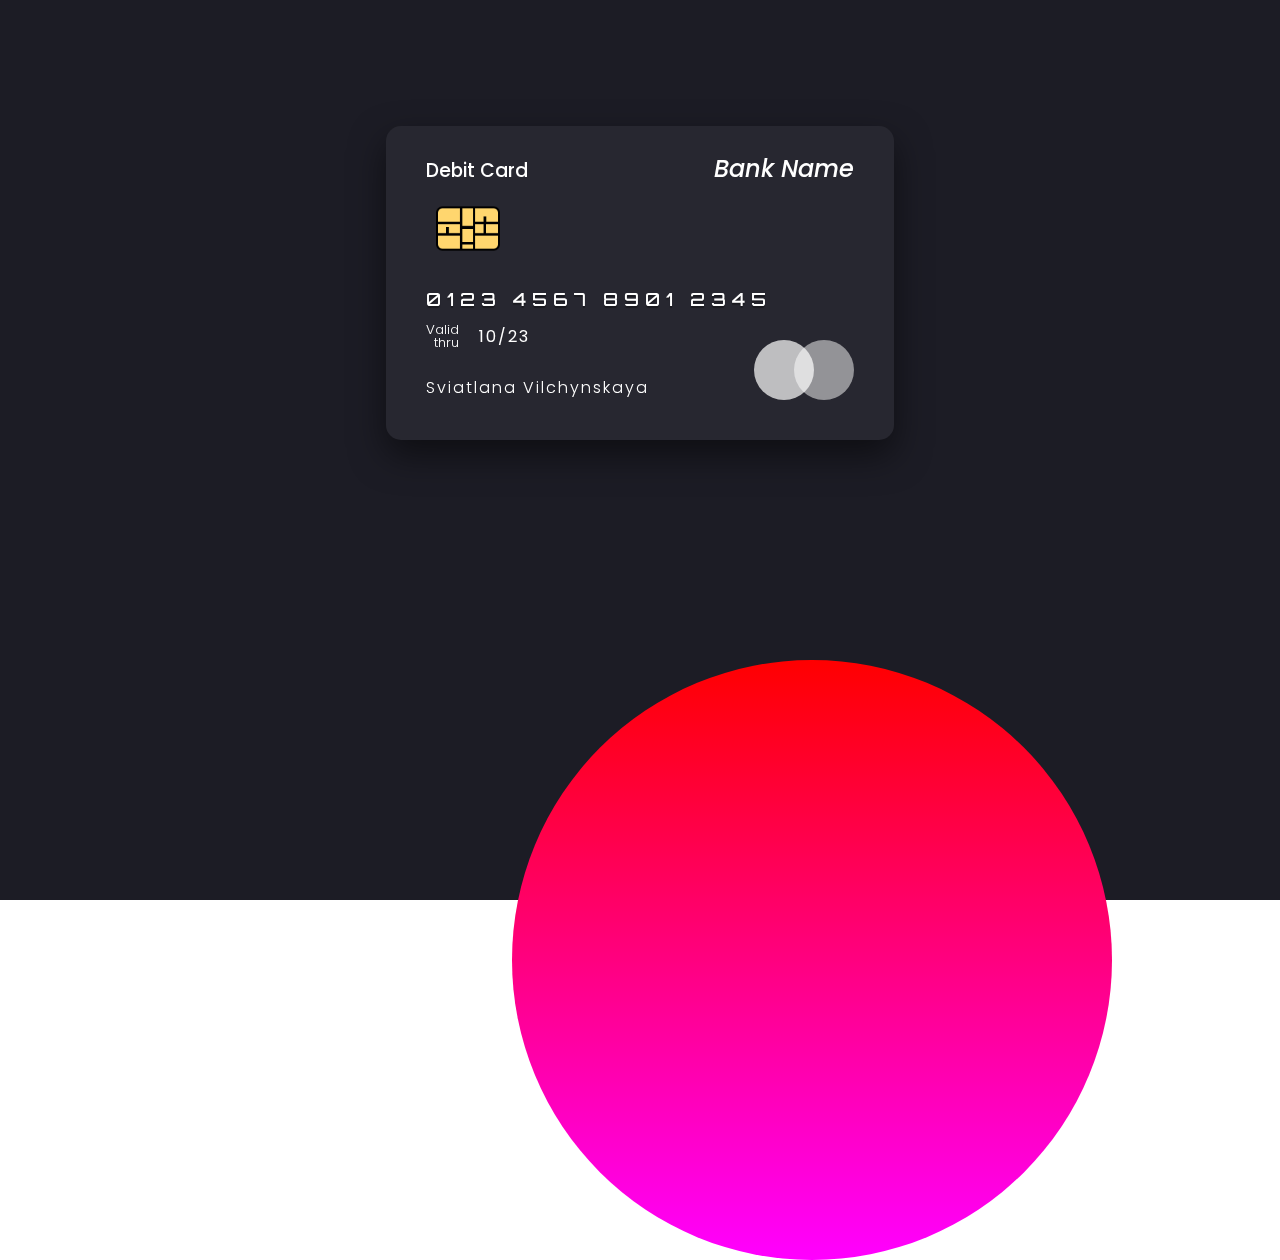
<file: 101.2__CSS_3D_flip_card_hover_effects/index.html>
<!DOCTYPE html>
<html lang="en">
<head>
  <meta charset="UTF-8">
  <meta name="viewport" content="width=device-width, initial-scale=1.0">
  <title>Transparent 3D Flip Card UI Design</title>
  <link rel="stylesheet" href="styles.css">
</head>
<body>
  <section>
    <div class="card">
      <div class="face front">
        <h3 class="debit">Debit Card</h3>
        <h3 class="bank">Bank Name</h3>
        <img src="chip.png" class="chip" alt="chip">
        <h3 class="number">0123 4567 8901 2345</h3>
        <h5 class="valid"><span>Valid<br>thru</span><span>10/23</span></h5>
        <h5 class="cardHolder">Sviatlana Vilchynskaya</h5>
      </div>
    
      <div class="face back">
        <div class="blackbar"></div>
        <div class="ccvtext">
          <h5>Autorized Signature-not valid unless signet</h5>
          <div class="whiteBar"></div>
          <div class="ccv">123</div>
        </div>
        <p class="text">Lorem, ipsum dolor sit amet consectetur adipisicing elit. Aut doloremque, libero fuga reprehenderit tempora eaque, facere harum nesciunt, distinctio ipsam deleniti illo dolorem ducimus consequuntur ab numquam modi qui consectetur. Lorem ipsum dolor sit amet consectetur adipisicing elit. Enim at harum eius ipsam totam voluptatem unde porro laborum molestiae aliquid, magni reiciendis. Expedita doloremque, ipsa ullam quaerat sapiente perspiciatis quibusdam.</p>
      </div>
    </div>
  </section>
</body>
</html>
</file>
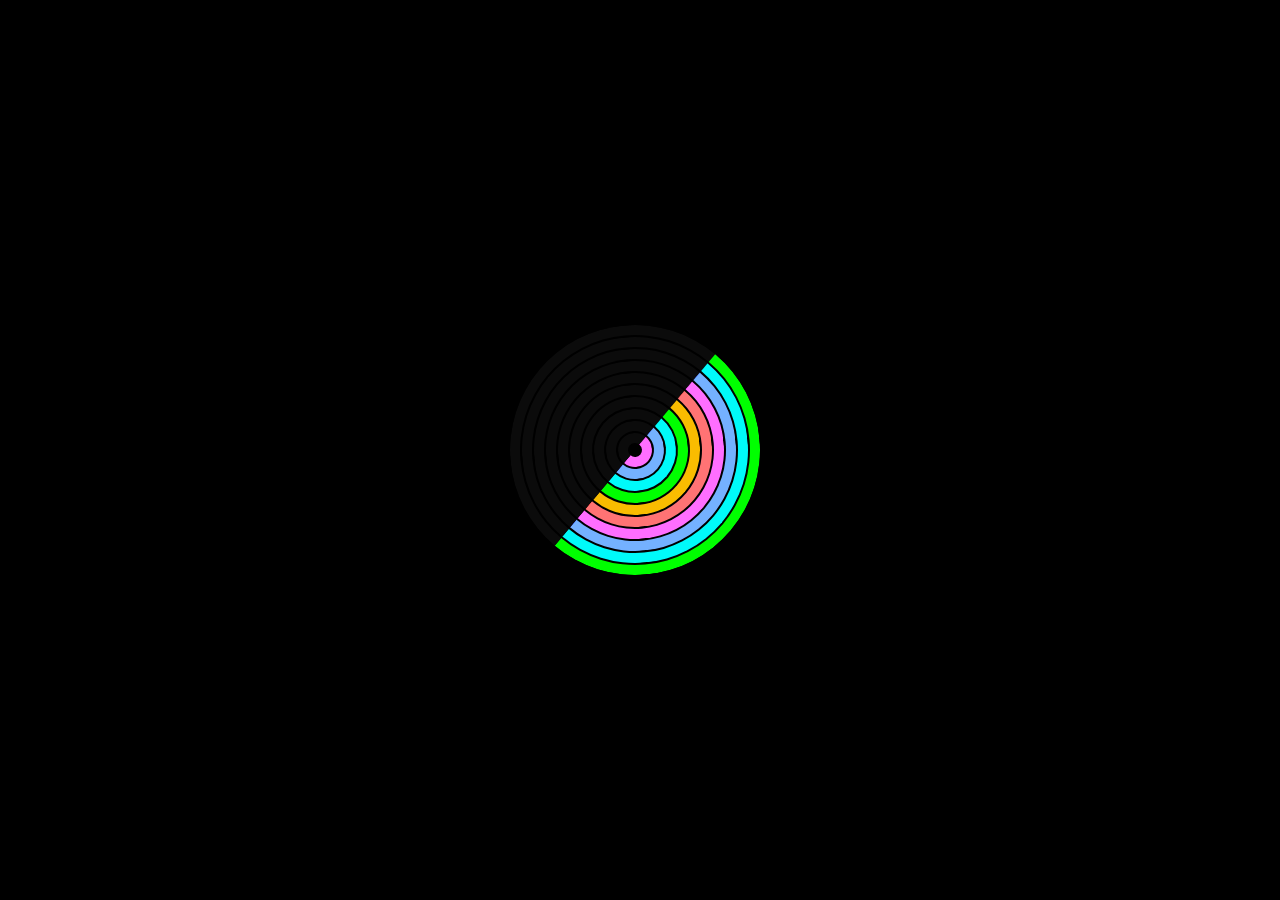
<file: 101.3__CSS_wavy_loader_animation_effects/index.html>
<!DOCTYPE html>
<html lang="en">
<head>
  <meta charset="UTF-8">
  <meta name="viewport" content="width=device-width, initial-scale=1.0">
  <link rel="stylesheet" href="styles.css">
  <title>Quick CSS Animation Effects</title>
</head>
<body>
  <div class="loader">
    <span style="--i:0;"></span>
    <span style="--i:1;"></span>
    <span style="--i:2;"></span>
    <span style="--i:3;"></span>
    <span style="--i:4;"></span>
    <span style="--i:5;"></span>
    <span style="--i:6;"></span>
    <span style="--i:7;"></span>
    <span style="--i:8;"></span>
    <span style="--i:9;"></span>
  </div>>
  
</body>
</html>
</file>
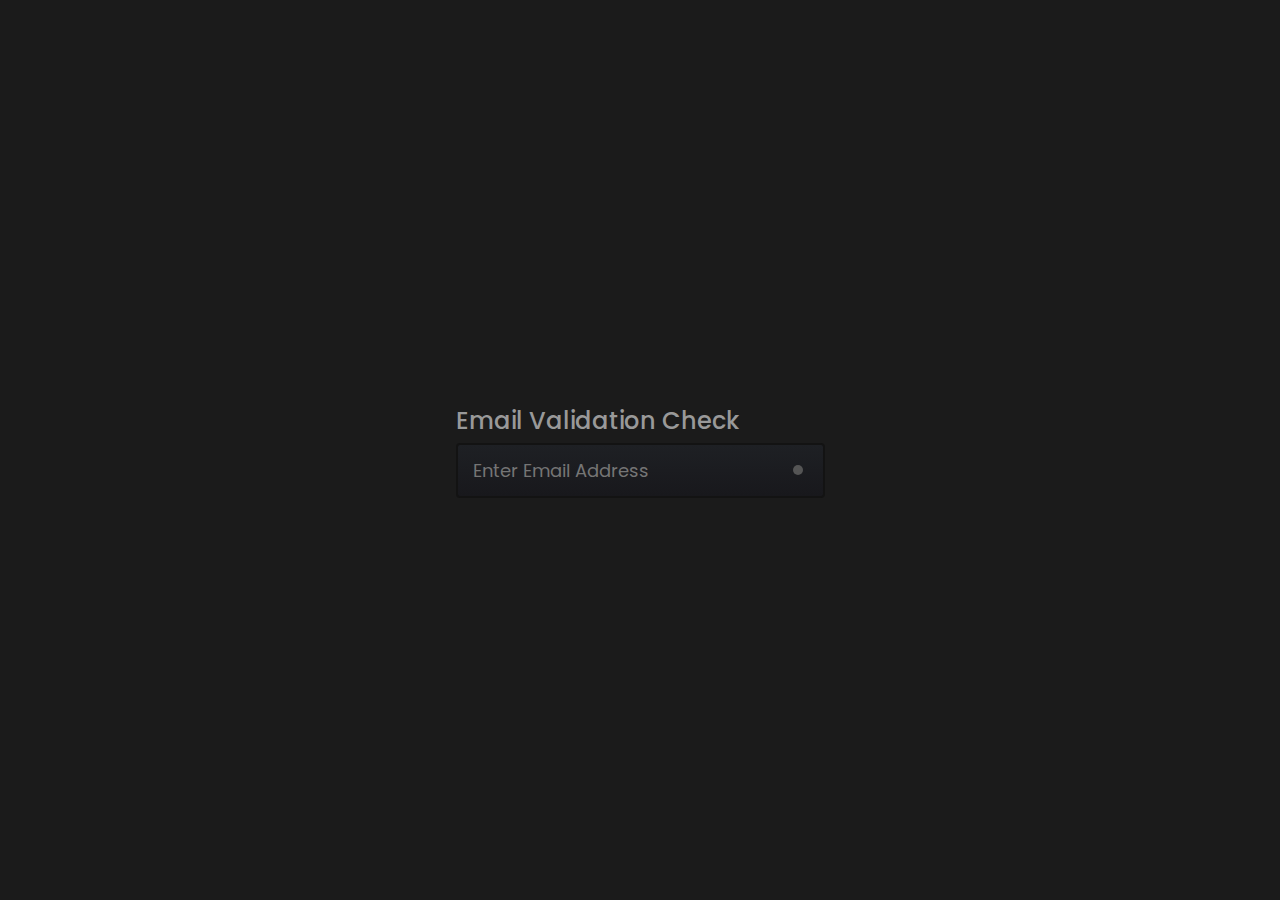
<file: 101.4__Check_email_validation_with_js/index.html>
<!DOCTYPE html>
<html lang="en">
  <head>
    <meta charset="UTF-8" />
    <meta name="viewport" content="width=device-width, initial-scale=1.0" />
    <title>Email Validation JavaScript</title>
    <link rel="stylesheet" href="styles.css">
  </head>
  <body>
    <div>
      <h3>Email Validation Check</h3>
      <form id="form" action="#">
        <div class="inputBox">
          <input type="text" id="email" placeholder="Enter Email Address" onkeyup="validate();" />
          <span class="indicator"></span>
        </div>
      </form>
    </div>
    <script>
      function validate() {
        const form = document.getElementById('form');
        const email = document.getElementById('email').value;
        const pattern = /^[^ ]+@[^ ]+\.[a-z]{2,3}$/

        if(email.match(pattern)) {
          form.classList.add('valid')
          form.classList.remove('invalid')
        } else {
          form.classList.add('invalid')
          form.classList.remove('valid')
        }
        if (email == "") {
          form.classList.remove('invalid')
          form.classList.remove('valid')
        }
      }
    </script>
  </body>
</html>
</file>
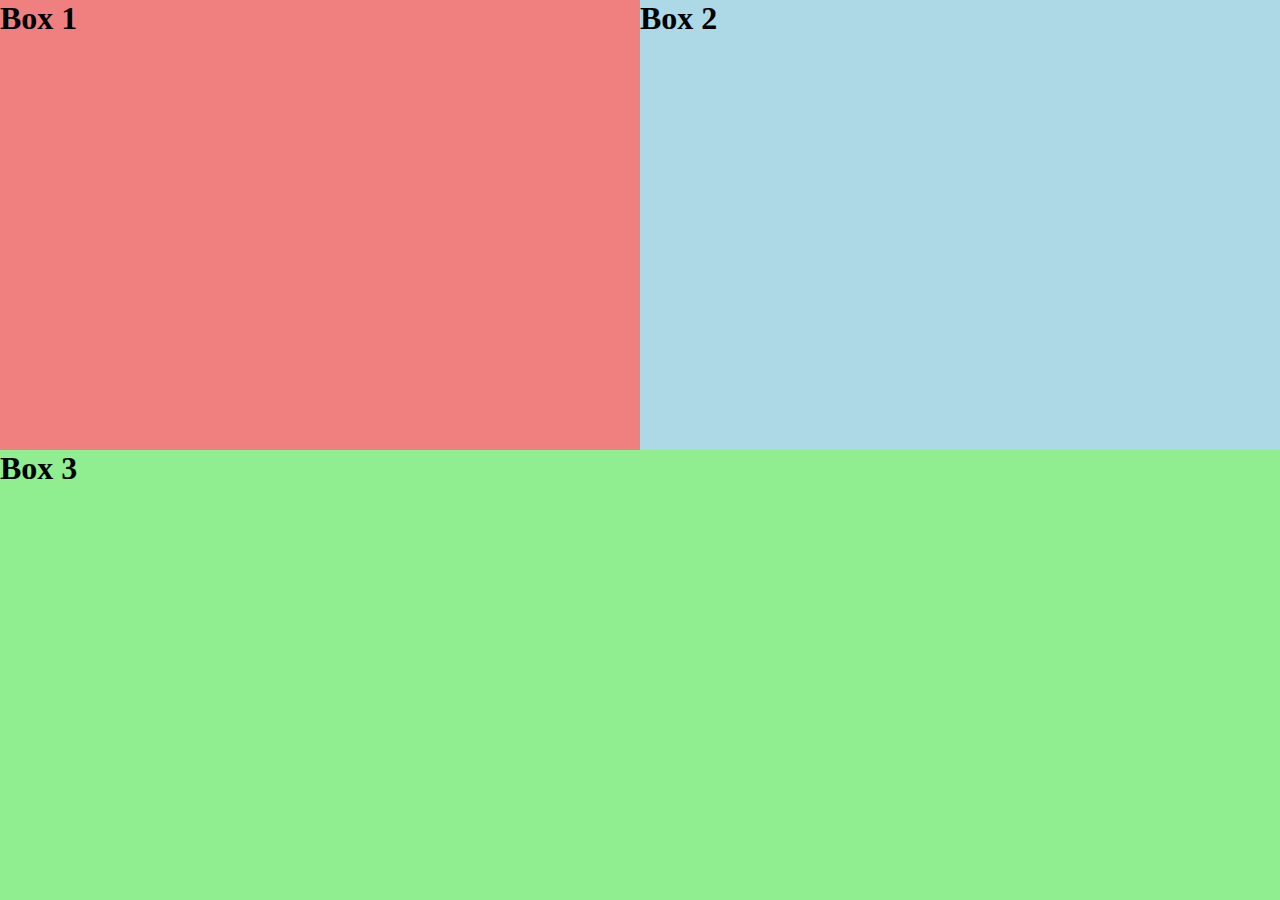
<file: 101.5__CSS_grid_crash_course/index.html>
<!DOCTYPE html>
<html lang="en">
<head>
  <meta charset="UTF-8">
  <meta name="viewport" content="width=device-width, initial-scale=1.0">
  <link rel="stylesheet" href="./style.css" />
  <title>CSS GRID</title>
</head>
<body>
  <main>
    <div class="box1">
      <h1>Box 1</h1>
    </div>
    <div class="box2">
      <h1>Box 2</h1>
    </div>
    <div class="box3">
      <h1>Box 3</h1>
    </div>
  </main>
</body>
</html>
</file>
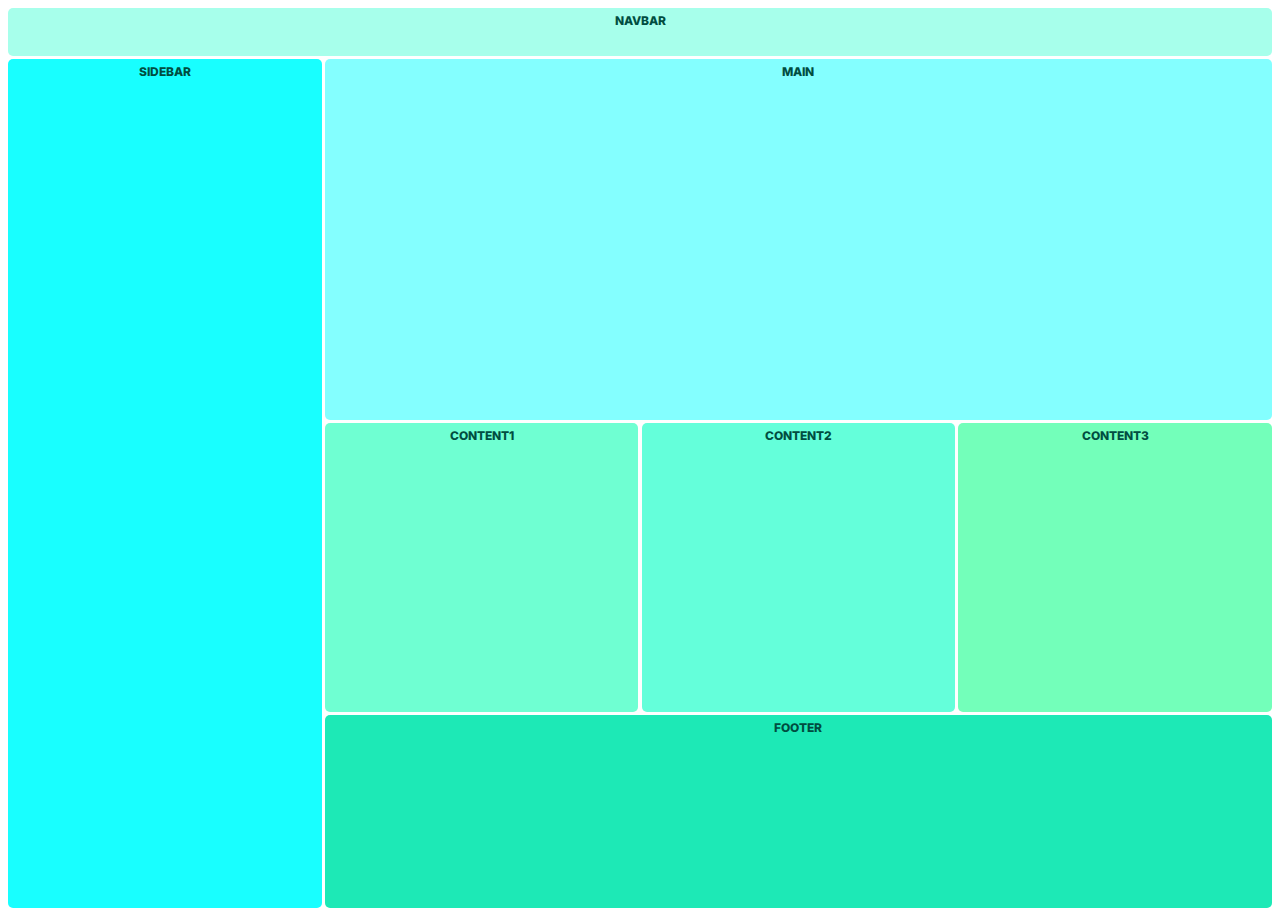
<file: 101.7__Responsive_CSS_Grid_Tutorial/index.html>
<!DOCTYPE html>
<html lang="en">
  <head>
    <meta charset="UTF-8" />
    <meta name="viewport" content="width=device-width, initial-scale=1.0" />
    <title>Responsive CSS Grid Tutorial</title>
    <link
      href="https://fonts.googleapis.com/css?family=Inter:400,800,900&display=swap"
      rel="stylesheet"
    />
    <link rel="stylesheet" href="./style.css">
  </head>
  <body>
    <div class="container">
      <nav>Navbar</nav>
      <main>Main</main>
      <div id="sidebar">Sidebar</div>
      <div id="content1">Content1</div>
      <div id="content2">Content2</div>
      <div id="content3">Content3</div>
      <footer>Footer</footer>
    </div>
  </body>
</html>
</file>
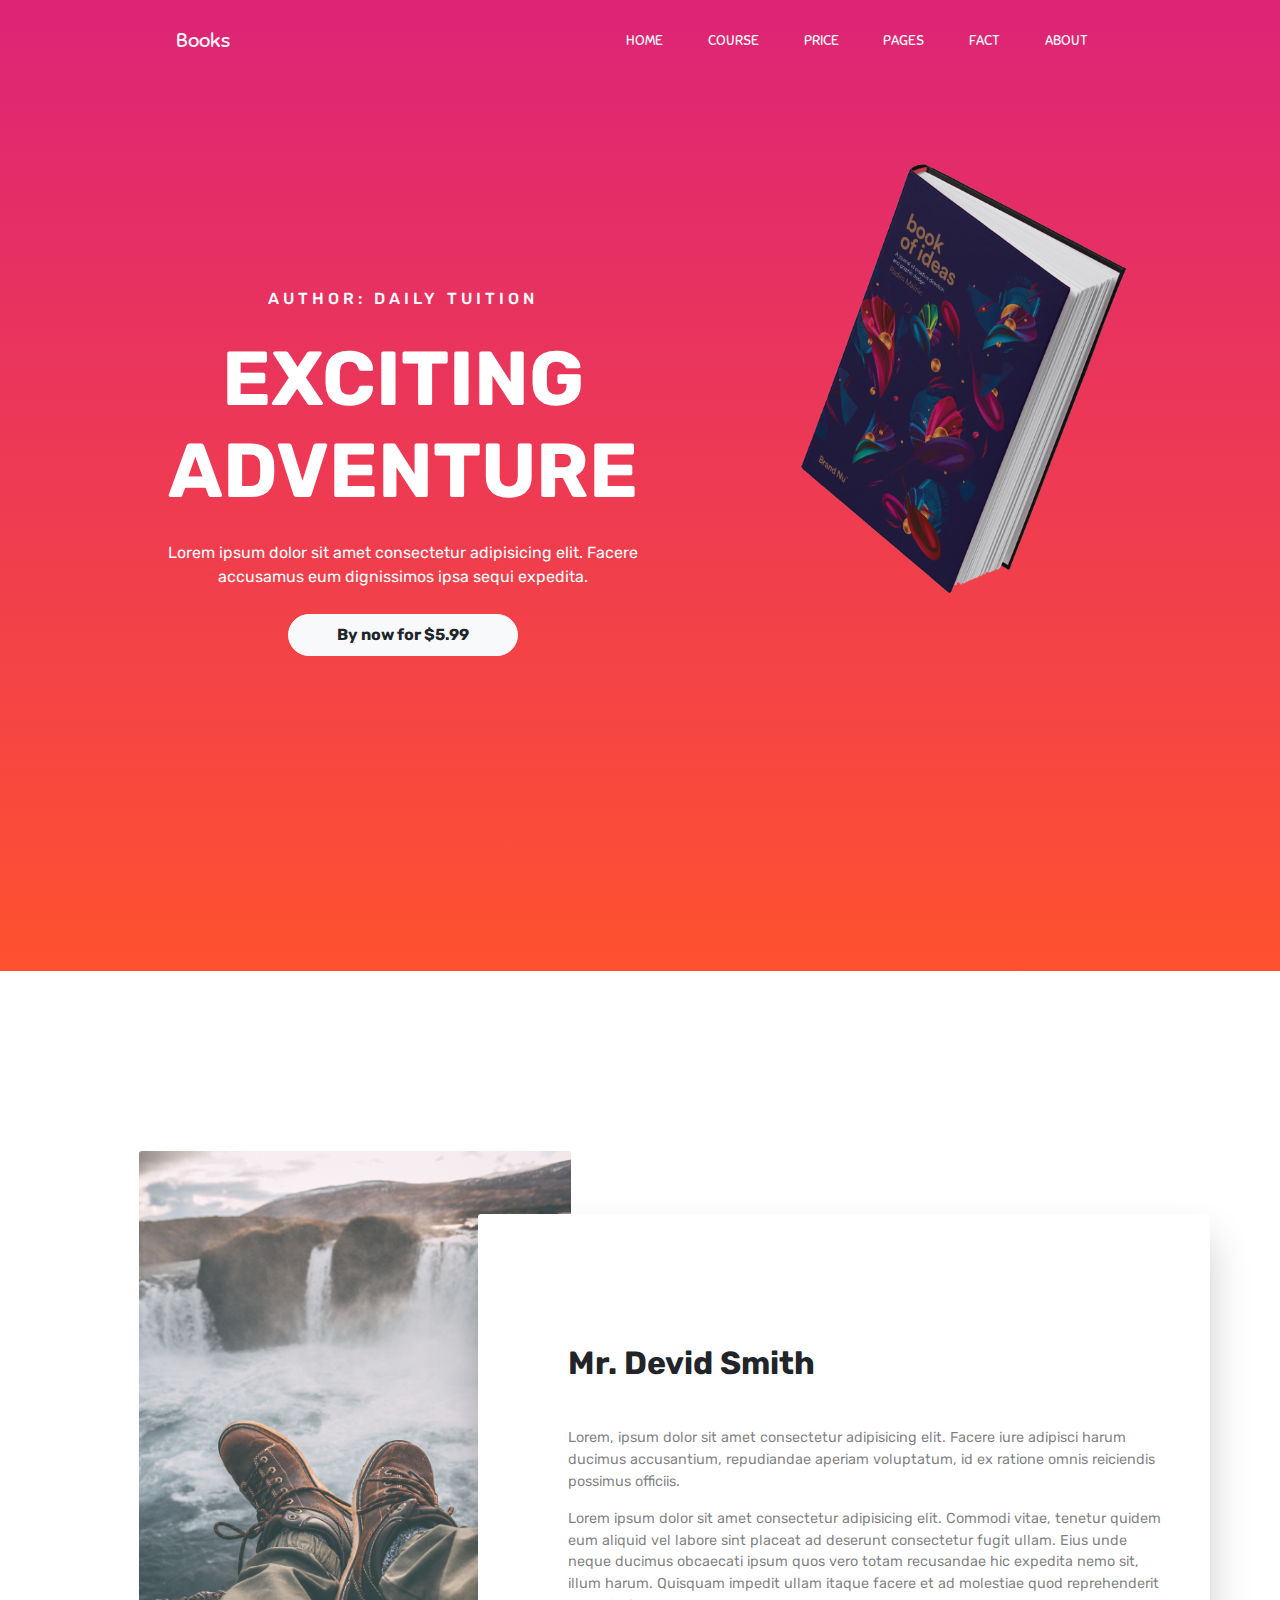
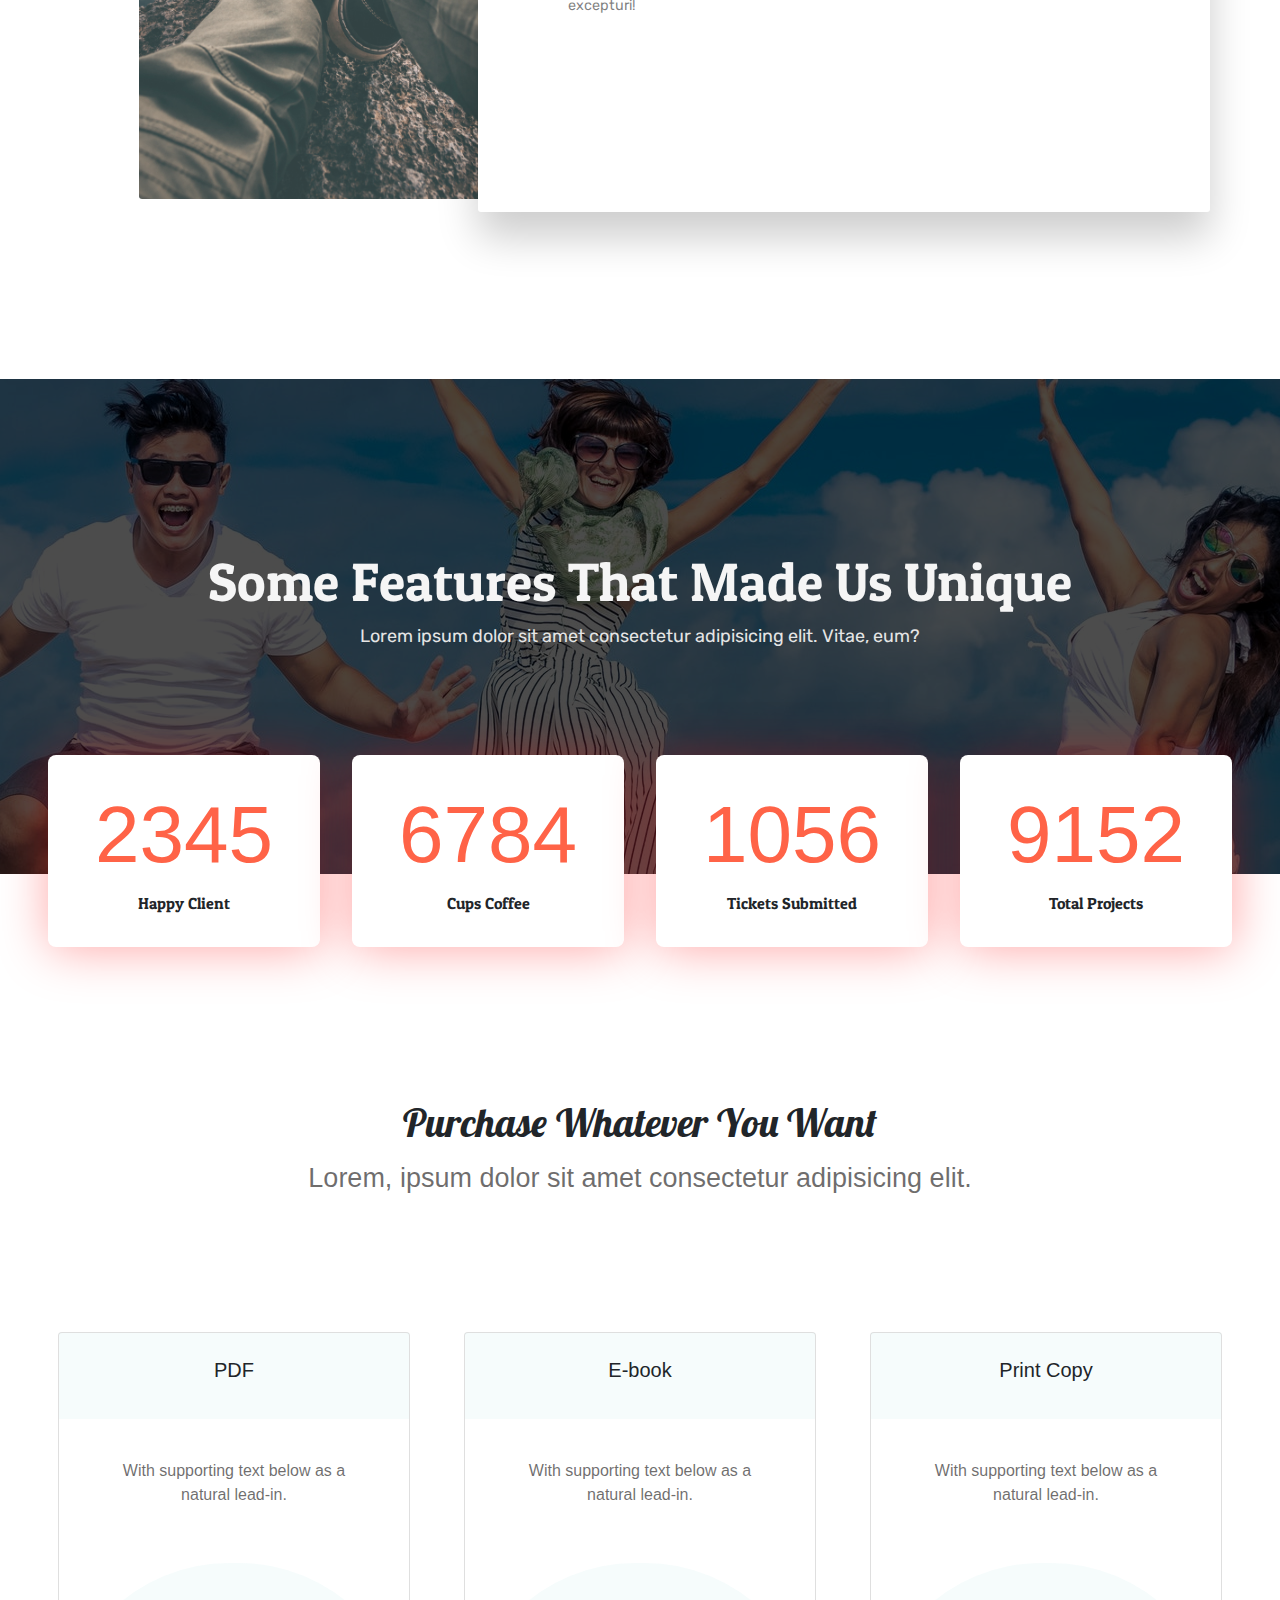
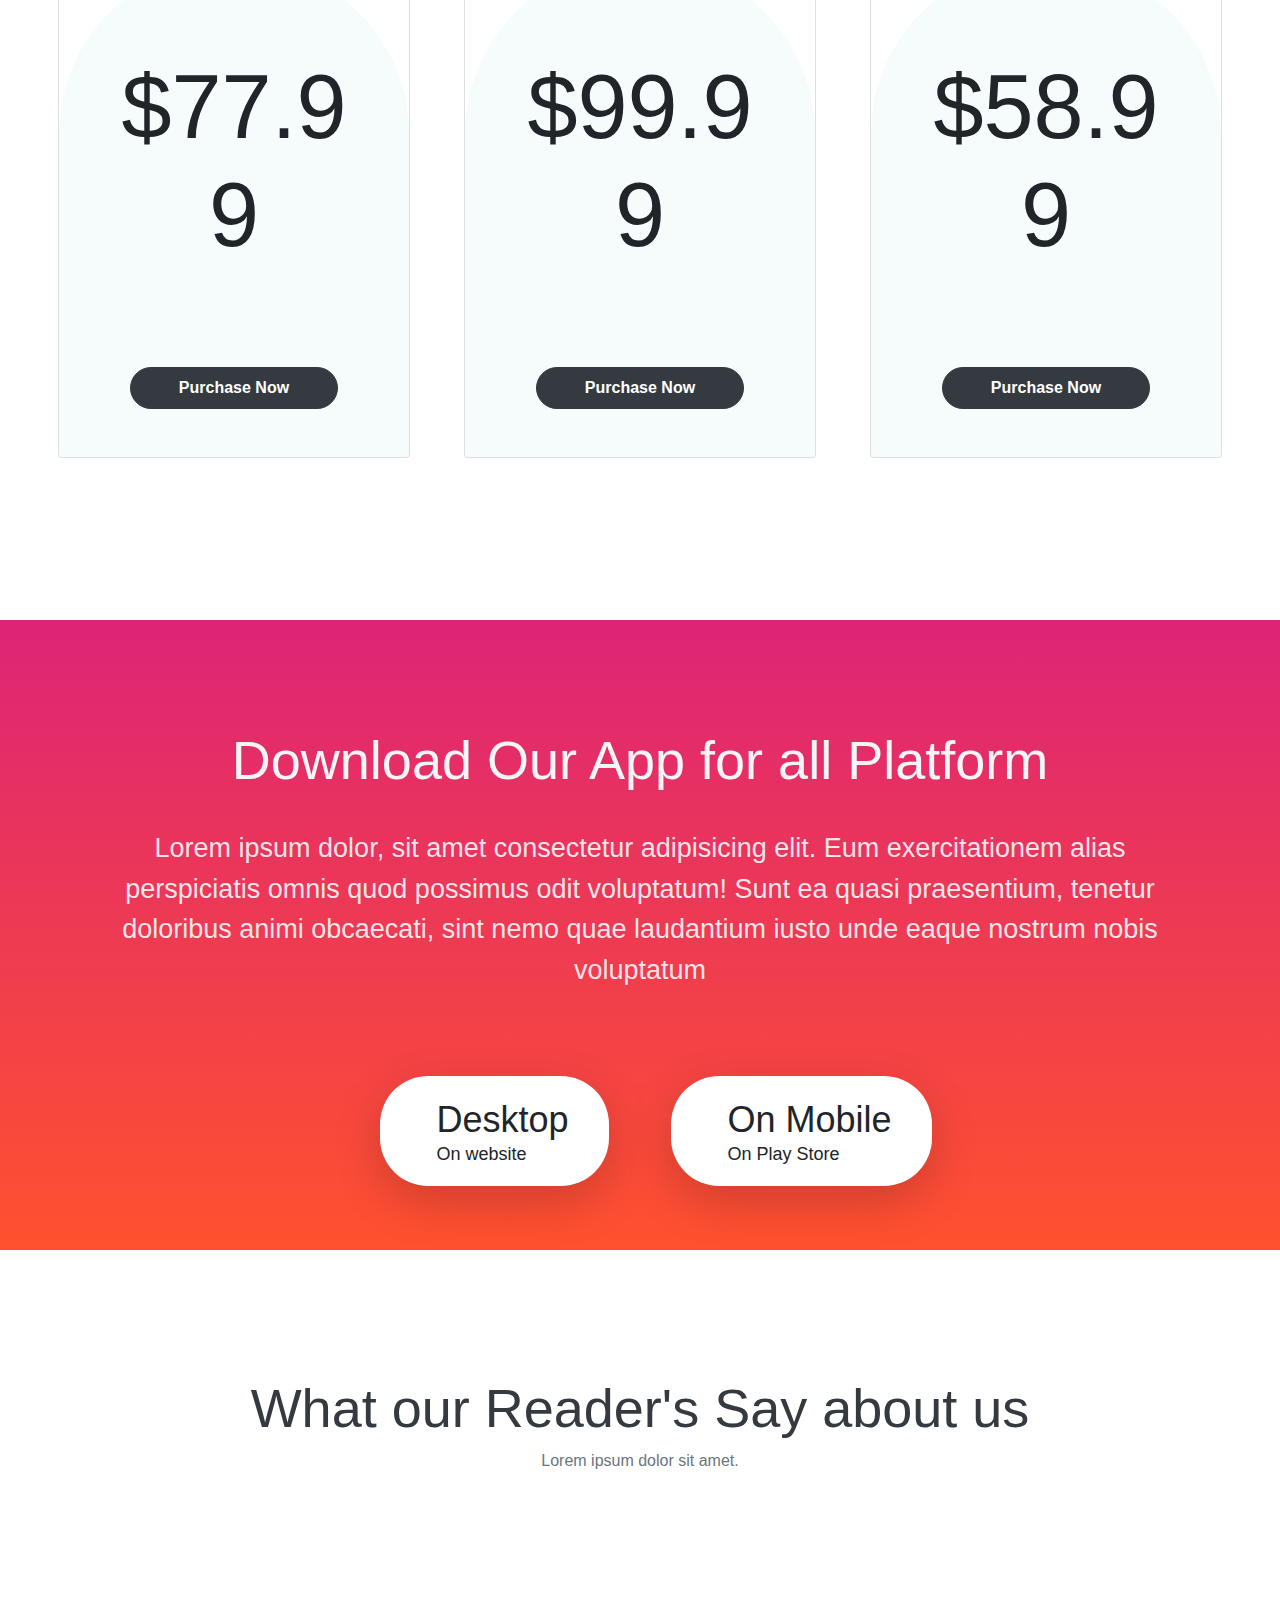
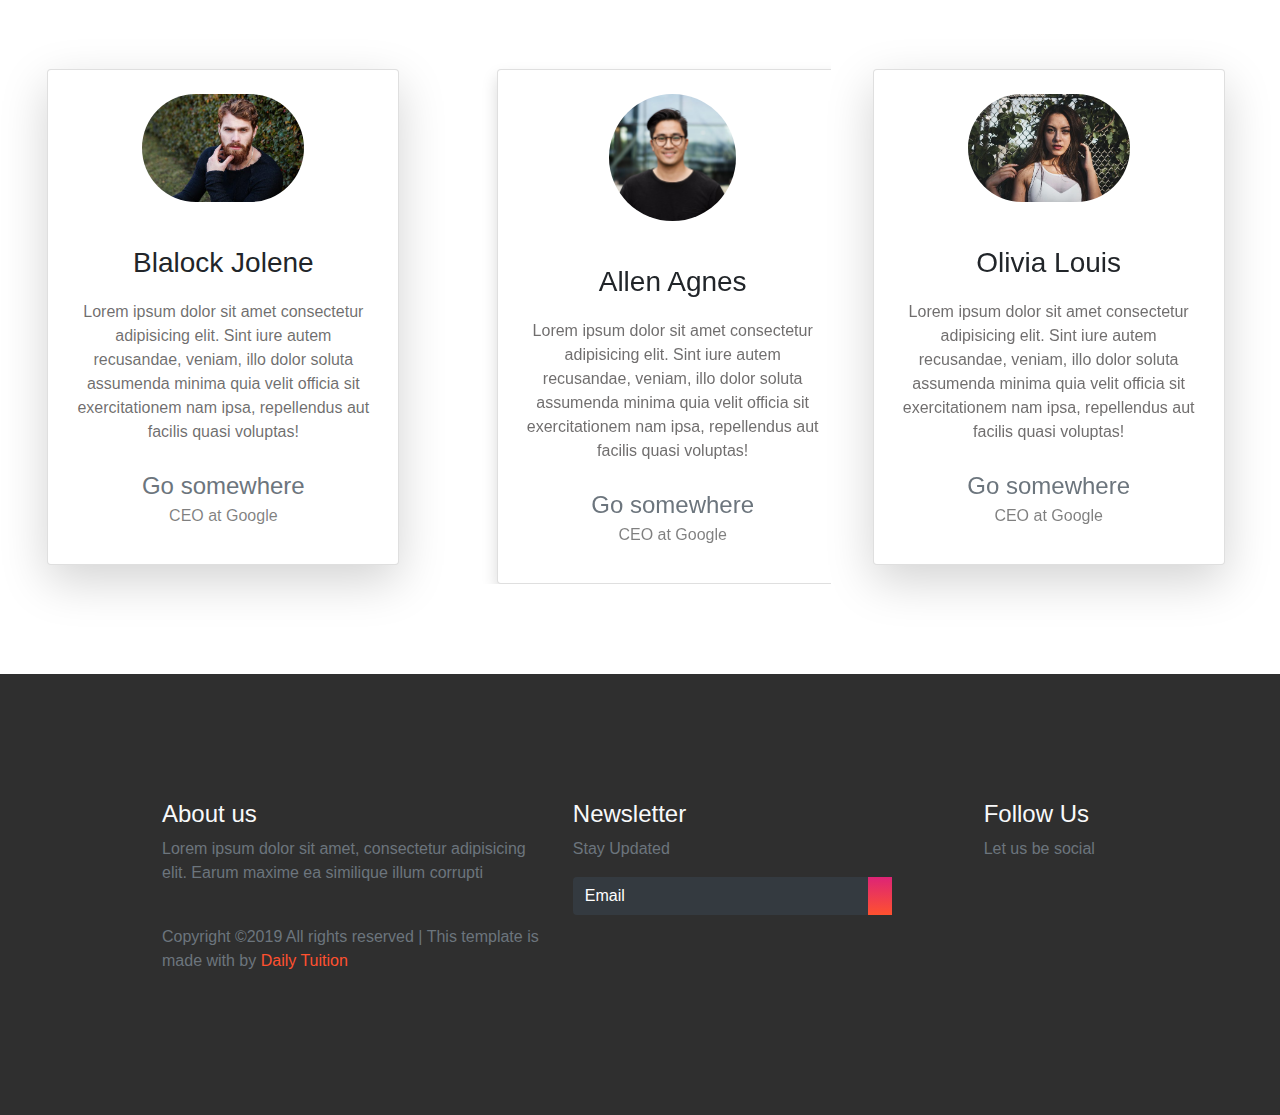
<file: 101.6__Website_Using_Bootstrap/HTML/CSS/src/index.html>
<!DOCTYPE html>
<html lang="en">
  <head>
    <meta charset="UTF-8" />
    <meta name="viewport" content="width=device-width, initial-scale=1.0" />
    <title>Books</title>
  <link rel="stylesheet" href="https://stackpath.bootstrapcdn.com/bootstrap/4.3.1/css/bootstrap.min.css" integrity="sha384-ggOyR0iXCbMQv3Xipma34MD+dH/1fQ784/j6cY/iJTQUOhcWr7x9JvoRxT2MZw1T"
    crossorigin="anonymous" />
  <link rel="stylesheet" href="https://use.fontawesome.com/releases/v5.7.2/css/all.css" integrity="sha384-fnmOCqbTlWIlj8LyTjo7mOUStjsKC4pOpQbqyi7RrhN7udi9RwhKkMHpvLbHG9Sr"
    crossorigin="anonymous">
  <link rel="stylesheet" href="../css/style.css" />
  <link rel="stylesheet" href="../css/mobile-style.css">
</head>

<body>
  <header>
    <div class="container-fluid p-0">
      <nav class="navbar navbar-expand-lg">
        <a class="navbar-brand" href="#">
          <i class="fas fa-book-reader fa-2x mx-3"></i>Books</a>
        <button class="navbar-toggler" type="button" data-toggle="collapse" data-target="#navbarNav" aria-controls="navbarNav" aria-expanded="false"
          aria-label="Toggle navigation">
          <i class="fas fa-align-right text-light"></i>
        </button>
        <div class="collapse navbar-collapse" id="navbarNav">
          <div class="mr-auto"></div>
          <ul class="navbar-nav">
            <li class="nav-item active">
              <a class="nav-link" href="#">HOME
                <span class="sr-only">(current)</span>
              </a>
            </li>
            <li class="nav-item">
              <a class="nav-link" href="#">COURSE</a>
            </li>
            <li class="nav-item">
              <a class="nav-link" href="#">PRICE</a>
            </li>
            <li class="nav-item dropdown">
              <div class="dropdown">
                <a href="#" class="nav-link">PAGES</a>
                <div class="dropdown-content">
                  <a href="#">Generic</a>
                  <a href="#">Element</a>
                </div>
              </div>
            </li>
            <li class="nav-item">
              <a class="nav-link" href="#">FACT</a>
            </li>
            <li class="nav-item">
              <a class="nav-link" href="#">ABOUT</a>
            </li>
          </ul>
        </div>
      </nav>
    </div>
    <div class="container text-center">
      <div class="row">
        <div class="col-md-7 col-sm-12  text-white">
          <h6>AUTHOR: DAILY TUITION</h6>
          <h1>EXCITING ADVENTURE</h1>
          <p>
            Lorem ipsum dolor sit amet consectetur adipisicing elit. Facere accusamus eum dignissimos ipsa sequi expedita.
          </p>
          <button class="btn btn-light px-5 py-2 primary-btn">
            By now for $5.99
          </button>
        </div>
        <div class="col-md-5 col-sm-12  h-25">
          <img src="../assets/header-img.png" alt="Book" />
        </div>
      </div>
    </div>
  </header>
  <main>
    <section class="section-1">
      <div class="container text-center">
        <div class="row">
          <div class="col-md-6 col-12">
            <div class="pray">
              <img src="../assets/pexels-photo-1904769.jpeg" alt="Pray" class="" />
            </div>
          </div>
          <div class="col-md-6 col-12">
            <div class="panel text-left">
              <h1>Mr. Devid Smith</h1>
              <p class="pt-4">
                Lorem, ipsum dolor sit amet consectetur adipisicing elit. Facere iure adipisci harum ducimus accusantium, repudiandae aperiam
                voluptatum, id ex ratione omnis reiciendis possimus officiis.
              </p>
              <p>
                Lorem ipsum dolor sit amet consectetur adipisicing elit. Commodi vitae, tenetur quidem eum aliquid vel labore sint placeat
                ad deserunt consectetur fugit ullam. Eius unde neque ducimus obcaecati ipsum quos vero totam recusandae hic
                expedita nemo sit, illum harum. Quisquam impedit ullam itaque facere et ad molestiae quod reprehenderit excepturi!
              </p>
            </div>
          </div>
        </div>
      </div>
    </section>
    <section class="section-2 container-fluid p-0">
      <div class="cover">
        <div class="overlay"></div>
        <div class="content text-center">
          <h1>Some Features That Made Us Unique</h1>
          <p>
            Lorem ipsum dolor sit amet consectetur adipisicing elit. Vitae, eum?
          </p>
        </div>
      </div>
      <div class="container-fluid text-center">
        <div class="numbers d-flex flex-md-row flex-wrap justify-content-center">
          <div class="rect">
            <h1>2345</h1>
            <p>Happy Client</p>
          </div>
          <div class="rect">
            <h1>6784</h1>
            <p>Cups Coffee</p>
          </div>
          <div class="rect">
            <h1>1056</h1>
            <p>Tickets Submitted</p>
          </div>
          <div class="rect">
            <h1>9152</h1>
            <p>Total Projects</p>
          </div>
        </div>
      </div>


      <div class="purchase text-center">
        <h1>Purchase Whatever You Want</h1>
        <p>
          Lorem, ipsum dolor sit amet consectetur adipisicing elit.
        </p>
        <div class="cards">
          <div class="d-flex flex-row justify-content-center flex-wrap">
            <div class="card">
              <div class="card-body">
                <div class="title">
                  <h5 class="card-title">PDF</h5>
                </div>
                <p class="card-text">
                  With supporting text below as a natural lead-in.
                </p>
                <div class="pricing">
                  <h1>$77.99</h1>
                  <a href="#" class="btn btn-dark px-5 py-2 primary-btn mb-5">Purchase Now</a>
                </div>
              </div>
            </div>
            <div class="card">
              <div class="card-body">
                <div class="title">
                  <h5 class="card-title">E-book</h5>
                </div>
                <p class="card-text">
                  With supporting text below as a natural lead-in.
                </p>
                <div class="pricing">
                  <h1>$99.99</h1>
                  <a href="#" class="btn btn-dark px-5 py-2 primary-btn mb-5">Purchase Now</a>
                </div>
              </div>
            </div>
            <div class="card">
              <div class="card-body">
                <div class="title">
                  <h5 class="card-title">Print Copy</h5>
                </div>
                <p class="card-text">
                  With supporting text below as a natural lead-in.
                </p>
                <div class="pricing">
                  <h1>$58.99</h1>
                  <a href="#" class="btn btn-dark px-5 py-2 primary-btn mb-5">Purchase Now</a>
                </div>
              </div>
            </div>
          </div>
        </div>
      </div>
    </section>
    <section class="section-3 container-fluid p-0 text-center">
      <div class="row">
        <div class="col-md-12 col-sm-12">
          <h1>Download Our App for all Platform</h1>
          <p>
            Lorem ipsum dolor, sit amet consectetur adipisicing elit. Eum exercitationem alias perspiciatis omnis quod possimus odit
            voluptatum! Sunt ea quasi praesentium, tenetur doloribus animi obcaecati, sint nemo quae laudantium iusto unde
            eaque nostrum nobis voluptatum
          </p>
        </div>
      </div>
      <div class="platform row">
        <div class="col-md-6 col-sm-12 text-right">
          <div class="desktop shadow-lg">
            <div class="d-flex flex-row justify-content-center">
              <i class="fas fa-desktop fa-3x py-2 pr-3"></i>
              <div class="text text-left">
                <h3 class="pt-1 m-0">Desktop</h3>
                <p class="p-0 m-0">On website</p>
              </div>
            </div>
          </div>
        </div>
        <div class="col-md-6 col-sm-12 text-left">
          <div class="desktop shadow-lg">
            <div class="d-flex flex-row justify-content-center">
              <i class="fas fa-mobile-alt fa-3x py-2 pr-3"></i>
              <div class="text text-left">
                <h3 class="pt-1 m-0">On Mobile</h3>
                <p class="p-0 m-0">On Play Store</p>
              </div>
            </div>
          </div>
        </div>
      </div>
    </section>

    <!-- Section 4 -->
    <section class="section-4">
      <div class="container text-center">
        <h1 class="text-dark">What our Reader's Say about us</h1>
        <p class="text-secondary">Lorem ipsum dolor sit amet.</p>
      </div>
      <div class="team row ">
        <div class="col-md-4 col-12 text-center">
            <div class="card mr-2 d-inline-block shadow-lg">
                <div class="card-img-top">
                  <img src="../assets/UI-face-3.jpg" class="img-fluid border-radius p-4" alt="">
                </div>
                <div class="card-body">
                  <h3 class="card-title">Blalock Jolene</h3>
                  <p class="card-text">
                    Lorem ipsum dolor sit amet consectetur adipisicing elit. Sint iure autem recusandae, veniam, illo dolor soluta assumenda
                    minima quia velit officia sit exercitationem nam ipsa, repellendus aut facilis quasi voluptas!
                  </p>
                  <a href="#" class="text-secondary text-decoration-none">Go somewhere</a>
                  <p class="text-black-50">CEO at Google</p>
                </div>
              </div>
        </div>
        <div class="col-md-4 col-12">
            <div id="carouselExampleControls" class="carousel slide " data-ride="carousel">
                <div class="carousel-inner text-center">
                  <div class="carousel-item active">
                    <div class="card mr-2 d-inline-block shadow">
                      <div class="card-img-top">
                        <img src="../assets/UI-face-1.jpg" class="img-fluid rounded-circle w-50 p-4" alt="">
                      </div>
                      <div class="card-body">
                        <h3 class="card-title">Allen Agnes</h3>
                        <p class="card-text">
                          Lorem ipsum dolor sit amet consectetur adipisicing elit. Sint iure autem recusandae, veniam, illo dolor soluta assumenda
                          minima quia velit officia sit exercitationem nam ipsa, repellendus aut facilis quasi voluptas!
                        </p>
                        <a href="#" class="text-secondary text-decoration-none">Go somewhere</a>
                        <p class="text-black-50">CEO at Google</p>
                      </div>
                    </div>
                  </div>
                  <div class="carousel-item">
                    <div class="card  d-inline-block mr-2 shadow">
                      <div class="card-img-top">
                        <img src="../assets/UI-face-2.jpg" class="img-fluid rounded-circle w-50 p-4" alt="">
                      </div>
                      <div class="card-body">
                        <h3 class="card-title">Amiel Barbara</h3>
                        <p class="card-text">
                          Lorem ipsum dolor sit amet consectetur adipisicing elit. Sint iure autem recusandae, veniam, illo dolor soluta assumenda
                          minima quia velit officia sit exercitationem nam ipsa, repellendus aut facilis quasi voluptas!
                        </p>
                        <a href="#" class="text-secondary text-decoration-none">Go somewhere</a>
                        <p class="text-black-50">CEO at Google</p>
                      </div>
                    </div>
                  </div>
              </div>
        </div>
        </div>
        <div class="col-md-4 col-12 text-center">
            <div class="card mr-2 d-inline-block shadow-lg">
                <div class="card-img-top">
                  <img src="../assets/UI-face-4.jpg" class="img-fluid border-radius p-4" alt="">
                </div>
                <div class="card-body">
                  <h3 class="card-title">Olivia Louis</h3>
                  <p class="card-text">
                    Lorem ipsum dolor sit amet consectetur adipisicing elit. Sint iure autem recusandae, veniam, illo dolor soluta assumenda
                    minima quia velit officia sit exercitationem nam ipsa, repellendus aut facilis quasi voluptas!
                  </p>
                  <a href="#" class="text-secondary text-decoration-none">Go somewhere</a>
                  <p class="text-black-50">CEO at Google</p>
                </div>
              </div>
        </div>
      </div>
    </section>
  </main>
  <footer>
    <div class="container-fluid p-0">
      <div class="row text-left">
        <div class="col-md-5 col-sm-5">
          <h4 class="text-light">About us</h4>
          <p class="text-muted">Lorem ipsum dolor sit amet, consectetur adipisicing elit. Earum maxime ea similique illum corrupti</p>
          <p class="pt-4 text-muted">Copyright ©2019 All rights reserved | This template is made with by
            <span> Daily Tuition</span>
          </p>
        </div>
        <div class="col-md-5 col-sm-12">
          <h4 class="text-light">Newsletter</h4>
          <p class="text-muted">Stay Updated</p>
          <form class="form-inline">
            <div class="col pl-0">
              <div class="input-group pr-5">
                <input type="text" class="form-control bg-dark text-white" id="inlineFormInputGroupUsername2" placeholder="Email">
                <div class="input-group-prepend">
                  <div class="input-group-text">
                    <i class="fas fa-arrow-right"></i>
                  </div>
                </div>
              </div>
            </div>
          </form>
        </div>
        <div class="col-md-2 col-sm-12">
          <h4 class="text-light">Follow Us</h4>
          <p class="text-muted">Let us be social</p>
          <div class="column text-light">
            <i class="fab fa-facebook-f"></i>
            <i class="fab fa-instagram"></i>
            <i class="fab fa-twitter"></i>
            <i class="fab fa-youtube"></i>
          </div>
        </div>
      </div>
    </div>
  </footer>

  <script src="https://cdnjs.cloudflare.com/ajax/libs/jquery/3.3.1/jquery.min.js"></script>
  <script src="https://cdnjs.cloudflare.com/ajax/libs/popper.js/1.14.7/umd/popper.min.js" integrity="sha384-UO2eT0CpHqdSJQ6hJty5KVphtPhzWj9WO1clHTMGa3JDZwrnQq4sF86dIHNDz0W1"
    crossorigin="anonymous"></script>
  <script src="https://stackpath.bootstrapcdn.com/bootstrap/4.3.1/js/bootstrap.min.js" integrity="sha384-JjSmVgyd0p3pXB1rRibZUAYoIIy6OrQ6VrjIEaFf/nJGzIxFDsf4x0xIM+B07jRM"
    crossorigin="anonymous"></script>
  <script src="./main.js"></script>
</body>

</html>
</file>
<file: 101.2__CSS_3D_flip_card_hover_effects/styles.css>
@import url('https://fonts.googleapis.com/css?family=Poppins:300,400,500,600,700&display=swap');
@import url('https://fonts.googleapis.com/css2?family=Orbitron:wght@500&display=swap');

* {
  margin: 0;
  padding: 0;
  box-sizing: border-box;
  font-family: 'Poppins', sans-serif;
}

body {
  overflow: hidden;
}

section {
  display: flex;
  justify-content: center;
  min-height: 100vh;
  background: #1c1c25;
}

section::before {
  content: '';
  position: absolute;
  bottom: -40%;
  left: 40%;
  width: 600px;
  height: 600px;
  background: linear-gradient(#f00, #f0f);
  border-radius: 50%;
}

.card {
  position: relative;
  width: 508px;
  height: 314px;
  transform-style: preserve-3d;
  perspective: 500px;
}

.card .face {
  position: absolute;
  top: 40%;
  left: 0;
  width: 100%;
  height: 100%;
  box-shadow: 0 15px 35px rgba(0, 0, 0, 0.5);
  border-radius: 15px;
  background: rgba(255, 255, 255, 0.05);
  backdrop-filter: blur(10px);
  transform-style: preserve-3d;
  transition: 1s;
  backface-visibility: hidden;
}

.card:hover .face.front {
  transform: rotateY(180deg);
}

.card .face.back {
  transform: rotateY(180deg);
}

.card:hover .face.back {
  transform: rotateY(360deg);
}

.card .face.front::before {
  content: '';
  position: absolute;
  bottom: 40px;
  right: 40px;
  width: 60px;
  height: 60px;
  background: #fff;
  border-radius: 50%;
  opacity: 0.5;
}

.card .face.front::after {
  content: '';
  position: absolute;
  bottom: 40px;
  right: 80px;
  width: 60px;
  height: 60px;
  background: #fff;
  border-radius: 50%;
  opacity: 0.7;
}

.card .face.front .debit {
  position: absolute;
  left: 40px;
  top: 30px;
  color: #fff;
  font-weight: 500;
}

.card .face.front .bank {
  position: absolute;
  right: 40px;
  top: 25px;
  color: #fff;
  font-weight: 500;
  font-style: italic;
  font-size: 24px;
}

.card .face.front .chip {
  position: absolute;
  top: 80px;
  left: 50px;
  max-width: 64px;
}

.card .face.front .number {
  position: absolute;
  bottom: 130px;
  left: 40px;
  color: #fff;
  font-weight: 500;
  letter-spacing: 6px;
  font-size: 18px;
  text-shadow: 0 2px 1px #0005;
  font-family: 'Orbitron', sans-serif;
}

.card .face.front .valid {
  position: absolute;
  bottom: 90px;
  left: 40px;
  display: flex;
  justify-content: center;
  align-items: center;
  color: #fff;
  font-weight: 300;
  line-height: 1em;
  text-align: right;
}

.card .face.front .valid span:last-child {
  margin-left: 20px;
  font-size: 16px;
  font-weight: 400;
  letter-spacing: 2px;
}

.card .face.front .cardHolder {
  position: absolute;
  bottom: 40px;
  left: 40px;
  color: #fff;
  font-weight: 300;
  font-size: 16px;
  letter-spacing: 2px;
}

.card .face.back .blackbar {
  position: absolute;
  top: 40px;
  width: 100%;
  height: 60px;
  background: #000;
}

.card .face.back .ccvtext {
  position: absolute;
  top: 120px;
  left: 30px;
}

.card .face.back .ccvtext h5 {
  color: #fff;
  font-weight: 400;
  font-size: 12px;
  text-transform: uppercase;
  letter-spacing: 2px;
}

.card .face.back .ccvtext .whiteBar {
  position: relative;
  width: 400px;
  height: 40px;
  background: #fff;
  margin-top: 5px;
}

.card .face.back .ccvtext .ccv {
  position: relative;
  background: #ccc;
  top: -35px;
  left: 395px;
  color: #111;
  width: 50px;
  height: 30px;
  font-weight: 600;
  letter-spacing: 3px;
  display: flex;
  justify-content: center;
  align-items: center;
}

.card .face.back .text {
  position: absolute;
  bottom: 30px;
  left: 30px;
  right: 30px;
  color: #fff;
  font-size: 10px;
  line-height: 1.4em;
  font-weight: 300;
}
</file>
<file: 101.3__CSS_wavy_loader_animation_effects/styles.css>
* {
  margin: 0;
  padding: 0;
  box-sizing: bordex-box;
}

body {
  display: flex;
  justify-content: center;
  align-items: center;
  min-height: 100vh;
  background: #000;
}

.loader {
  position: relative;
  width: 250px;
  height: 250px;
  border-radius: 50%;
  overflow: hidden;
  transform: rotate(175deg);
}

.loader span {
  position: absolute;
  top: calc(12px * var(--i));
  left: calc(12px * var(--i));
  right: calc(12px * var(--i));
  bottom: calc(12px * var(--i));
  border: 10px solid #0b0b0b;
  border-top: 10px solid #0f0;
  border-left: 10px solid #0f0;
  border-radius: 50%;
  animation: animate 1s alternate ease-in-out infinite;
  filter: hue-rotate(calc(60deg * var(--i)));
  animation-delay: calc(-0.1s * var(--i));
}

@keyframes animate {
  0% {
    transform: rotate(0deg);
  }
  100% {
    transform: rotate(90deg);
  }
}
</file>
<file: 101.4__Check_email_validation_with_js/styles.css>
@import url('https://fonts.googleapis.com/css?family=Poppins:300,400,500,600,700&display=swap');

* {
  margin: 0;
  padding: 0;
  font-family: 'Poppins', sans-serif;
}

body {
  display: flex;
  justify-content: center;
  align-items: center;
  min-height: 100vh;
  background: #1b1b1b;
}

h3 {
  position: relative;
  font-size: 24px;
  color: #999;
  font-weight: 500;
  margin-bottom: 5px;
}

#form {
  position: relative;
  border: 2px solid #131313;
  background: linear-gradient(#1e2024, #18181c);
  border-radius: 4px;
  overflow: hidden;
}

#form #email {
  width: 300px;
  outline: none;
  background: transparent;
  border: navajowhite;
  padding: 12px 15px;
  padding-right: 50px;
  color: #fff;
  font-size: 18px;
}

#form .indicator {
  position: absolute;
  top: 20px;
  right: 20px;
  width: 10px;
  height: 10px;
  background: #555;
  border-radius: 50%;
}

#form.valid .indicator {
  background: #0f0;
  box-shadow: 0 0 5px #0f0,
              0 0 10px #0f0,
              0 0 20px #0f0,
              0 0 40px #0f0;
}

#form.invalid .indicator {
  background: #f00;
  box-shadow: 0 0 5px#f00,
              0 0 10px #f00,
              0 0 20px #f00,
              0 0 40px #f00;
}
</file>
<file: 101.5__CSS_grid_crash_course/style.css>
* {
  margin: 0;
  padding: 0;
  box-sizing: border-box;
}

.box1 {
  background: lightcoral;
}

.box2 {
  background: lightblue;
}

.box3 {
  background: lightgreen;
}

main {
  height: 100vh;
  display: grid;
  grid-template-columns: 1fr 1fr;
  grid-template-rows: 1fr 1fr;
  grid-template-areas: "box1 box2"
  "box3 box3";
}

.box1 {
  grid-area: box1;
}

.box2 {
  grid-area: box2;
}

.box3 {
  grid-area: box3;
}
</file>
<file: 101.7__Responsive_CSS_Grid_Tutorial/style.css>
:root {
  --main-radius: 5px;
  --main-padding: 5px;
}

body {
  font-family: "Inter", sans-serif;
}

.container {
  display: grid;
  height: 100vh;
  grid-template-columns: 1fr 1fr 1fr 1fr;
  grid-template-rows: 0.2fr 1.5fr 1.2fr 0.8fr;
  grid-template-areas:
    "nav nav nav nav"
    "sidebar main main main"
    "sidebar content1 content2 content3"
    "sidebar footer footer footer";
  grid-gap: 0.2rem;
  font-weight: 800;
  text-transform: uppercase;
  font-size: 12px;
  color: #004d40;
  text-align: center;
}

nav {
  background: #a7ffeb;
  grid-area: nav;
  border-radius: var(--main-radius);
  padding-top: var(--main-padding);
}

main {
  background: #84ffff;
  grid-area: main;
  border-radius: var(--main-radius);
  padding-top: var(--main-padding);
}

#sidebar {
  background: #18ffff;
  grid-area: sidebar;
  border-radius: var(--main-radius);
  padding-top: var(--main-padding);
}

#content1 {
  background: #6fffd2;
  grid-area: content1;
  border-radius: var(--main-radius);
  padding-top: var(--main-padding);
}

#content2 {
  background: #64ffda;
  grid-area: content2;
  border-radius: var(--main-radius);
  padding-top: var(--main-padding);
}

#content3 {
  background: #73ffba;
  grid-area: content3;
  border-radius: var(--main-radius);
  padding-top: var(--main-padding);
}

footer {
  background: #1de9b6;
  grid-area: footer;
  border-radius: var(--main-radius);
  padding-top: var(--main-padding);
}

a {
  text-align: center;
  display: block;
  font-family: inherit;
  text-decoration: none;
  font-weight: bold;
  margin: 1rem;
}

@media only screen and (max-width: 550px) {
  .container {
    grid-template-columns: 1fr;
    grid-template-rows: 0.4fr 0.4fr 2.2fr 1.2fr 1.2fr 1.2fr 1fr;
    grid-template-areas:
      "nav"
      "sidebar"
      "main"
      "content1"
      "content2"
      "content3"
      "footer";
  }
}
</file>
<file: 101.6__Website_Using_Bootstrap/HTML/CSS/css/style.css>
@import url("https://fonts.googleapis.com/css?family=Acme|Lobster|Patua+One|Rubik|Sniglet");
* {
  box-sizing: border-box;
}

header,
section {
  overflow-x: hidden;
}

:root {
  --Sniglet-font: "Sniglet", cursive;
  --Rubik: "Rubik", cursive;
  --Patua: "Patua One", cursive;
  --Lobster: "lobster", cursive;
  --light-black: #2e2c2caf;
  --bggradient: linear-gradient(to bottom, #dd2476, #ff512f);
  --light-gray: rgba(255, 255, 255, 0.877);
}

header a {
  font-family: var(--Sniglet-font);
  font-size: 0.9em;
  color: whitesmoke;
}

.dropdown-content {
  display: none;
  position: absolute;
  background-color: #f1f1f1;
  min-width: 160px;
  box-shadow: 0px 2px 15px 0px rgba(0, 0, 0, 0.2);
  z-index: 1;
}

.dropdown-content a {
  color: black;
  padding: 12px 16px;
  text-decoration: none;
  display: block;
}

.dropdown-content a:hover {
  background-color: #ddd;
}

.dropdown:hover .dropdown-content {
  display: block;
}

header .nav-item:last-child {
  padding-right: 10.5em;
}

header .nav-item {
  padding: 0.9em;
}

header .navbar-brand {
  padding-left: 8rem;
}

header .nav-link:hover {
  color: black;
}

header .row .col-md-7 {
  padding: 22vmin 1vmin;
  padding-bottom: 35vmin;
}

header .row .col-md-5 {
  padding: 4.2vmin 1vmin;
}

header .row .col-md-5 img {
  width: 90%;
}

header {
  background: #ff512f;
  /* fallback for old browsers */
  background: var(--bggradient);
}

header .container .col-md-7 {
  font-family: "Rubik", sans-serif;
}

header .container .col-md-7 h6 {
  padding: 1vmin;
  letter-spacing: 4px;
}

header .container .col-md-7 h1 {
  font-size: 8.5vmin;
  font-weight: bold;
  padding: 0.1em 0em;
}

header .container .col-md-7 p {
  padding: 1vmin 5vmin;
}

.primary-btn {
  border-radius: 30px;
  font-weight: bold;
}

/********** section 1 **************/

.section-1 {
  padding: 20vmin 0vmin;
}

.section-1 .row .col-md-6 .pray img {
  opacity: 0.8;
  width: 80%;
  border-radius: 0.2em;
}

.section-1 .row .col-md-6:last-child {
  position: relative;
}

.section-1 .row .col-md-6 .panel {
  position: absolute;
  top: 7vmin;
  left: -18vmin;
  background: white;
  border-radius: 3px;
  text-align: left;
  padding: 13vmin 5vmin 20vmin 10vmin;
  box-shadow: 0px 25px 42px rgba(0, 0, 0, 0.2);
  font-family: var(--Rubik);
  z-index: 1;
}

.section-1 .row .col-md-6 .panel h1 {
  font-weight: bold;
  padding: 0.4em 0;
  font-size: 2em;
}

.section-1 .row .col-md-6 .panel p {
  font-size: 0.9em;
  color: rgba(0, 0, 0, 0.5);
}

/*  Section 2  */

.cover {
  width: 100%;
  height: 55vmin;
  background: url("../assets/pexels-photo-452738.jpeg");
  background-position: -24rem -19rem;
  background-size: 150%;
  position: relative;
}

.cover .overlay {
  position: absolute;
  top: 0;
  left: 0;
  width: 100%;
  height: 100%;
  z-index: 999;
}

.cover .content {
  width: 100%;
  height: 100%;
  background: rgba(0, 0, 0, 0.7);
  padding-top: 19vmin;
}

.cover .content > h1 {
  font-family: var(--Patua);
  font-size: 6vmin;
  color: whitesmoke;
}

.cover .content > p {
  font-family: var(--Rubik);
  font-size: 2vmin;
  color: #e5e5e5;
}

.numbers .rect {
  position: relative;
  z-index: 1;
  background: white;
  width: 17rem;
  height: 12rem;
  padding-top: 3.5vmin;
  margin: 1rem;
  border-radius: 0.5em;
  box-shadow: 1px 2px 50px 0px rgba(255, 0, 0, 0.349);
}

.numbers {
  margin-top: -15vmin;
}

.numbers .rect h1 {
  font-size: 5rem;
  color: tomato;
}

.numbers .rect > p {
  font-family: var(--Patua);
}

.purchase > h1 {
  padding-top: 15vmin;
  padding-bottom: 0.1em;
  font-family: var(--Lobster);
}

.purchase > p {
  color: var(--light-black);
  font-size: 3vmin;
  padding-bottom: 10vmin;
}

.purchase .cards .card {
  width: 22rem;
  margin: 3vmin 3vmin;
}

.cards div {
  padding: 0;
  margin: 0;
}

.cards .title {
  background: rgba(208, 241, 241, 0.199);
  padding: 1.4em 2.5em;
  font-size: 2vmin;
}

.card .card-text {
  padding: 2.5rem 3rem;
  color: var(--light-black);
}

.card-body .pricing {
  background: rgba(208, 241, 241, 0.199);
  border-top-right-radius: 170px;
  border-top-left-radius: 170px;
}

.card-body .pricing > h1 {
  font-size: 10vmin;
  padding: 1em 0.5em;
}

/* Section 3 */

.section-3 {
  height: 70vmin;
  margin-top: 15vmin;
  background: var(--bggradient);
}

.section-3 .col-md-12 > h1 {
  padding: 2em 0 0.5em 0;
  color: whitesmoke;
  font-size: 6vmin;
}

.section-3 .col-md-12 > p {
  padding: 0 4em;
  padding-bottom: 2em;
  color: var(--light-gray);
  font-size: 3vmin;
}

.section-3 .desktop {
  background: white;
  display: inline-block;
  border-radius: 3em;
  padding: 2vmin 4.5vmin;
  margin: 1em;
}

.section-3 .desktop h3 {
  font-size: 4vmin;
}

.section-3 .desktop p {
  font-size: 2vmin;
}

/* Section Team */

.section-4 .container h1 {
  font-size: 6vmin;
  padding-top: 14vmin;
}

.section-4 .team {
  padding: 10vmin 4vmin;
}

.section-4 .card {
  width: 22em;
  margin-top: 10vmin;
}

.section-4 .card .card-text {
  padding: 0.5em;
}

.section-4 .card-body > a {
  font-size: 1.5em;
}

.section-4 .carousel-item {
  padding-left: 3rem;
}

.border-radius {
  border-radius: 340px;
  width: 60%;
}

footer {
  background: rgba(0, 0, 0, 0.815);
  overflow-x: hidden;
  padding: 14vmin 18vmin;
}

footer p > span {
  color: #ff512f;
}

footer input {
  border: none !important;
}

footer input::placeholder {
  color: white !important;
}

footer .input-group .input-group-text {
  background: var(--bggradient);
  border: none;
}

footer .column i {
  color: #dd2476;
}

/* It is Adjacent sibling combinator */

footer .column i + i {
  padding: 0 0.5em;
}

.sticky {
  position: fixed;
  top: 0;
  width: 100%;
  background: rgba(0, 0, 0, 0.815);
  z-index: 9999;
  transition: all 1.5s ease;
}
</file>
<file: 101.6__Website_Using_Bootstrap/HTML/CSS/css/mobile-style.css>
@media only screen and (max-width: 768px) {
  header .navbar-brand {
    padding-left: 1rem;
  }
  .section-1 .row .col-md-6 .panel {
    position: initial;
    width: initial;
    height: initial;
  }
  .section-2 .cover {
    background-position: -25vmin -10vmin;
  }
  .numbers .rect {
    width: 10rem;
    height: 8rem;
  }
  .numbers .rect h1 {
    font-size: 2rem;
  }

  .section-3 {
    height: inherit;
    padding: 10vmin !important;
  }
  .section-3 .row h1 {
    padding: 6vmin 4vmin;
  }
  .section-3 .platform .col-md-6 {
    text-align: center !important;
  }
  .section-3 .desktop i {
    font-size: 8vmin;
  }
  .section-4 .carousel-item {
    padding-left: 0.6rem;
  }
  footer .row .col-md-2 {
    margin-top: 8vmin;
  }
}
</file>
